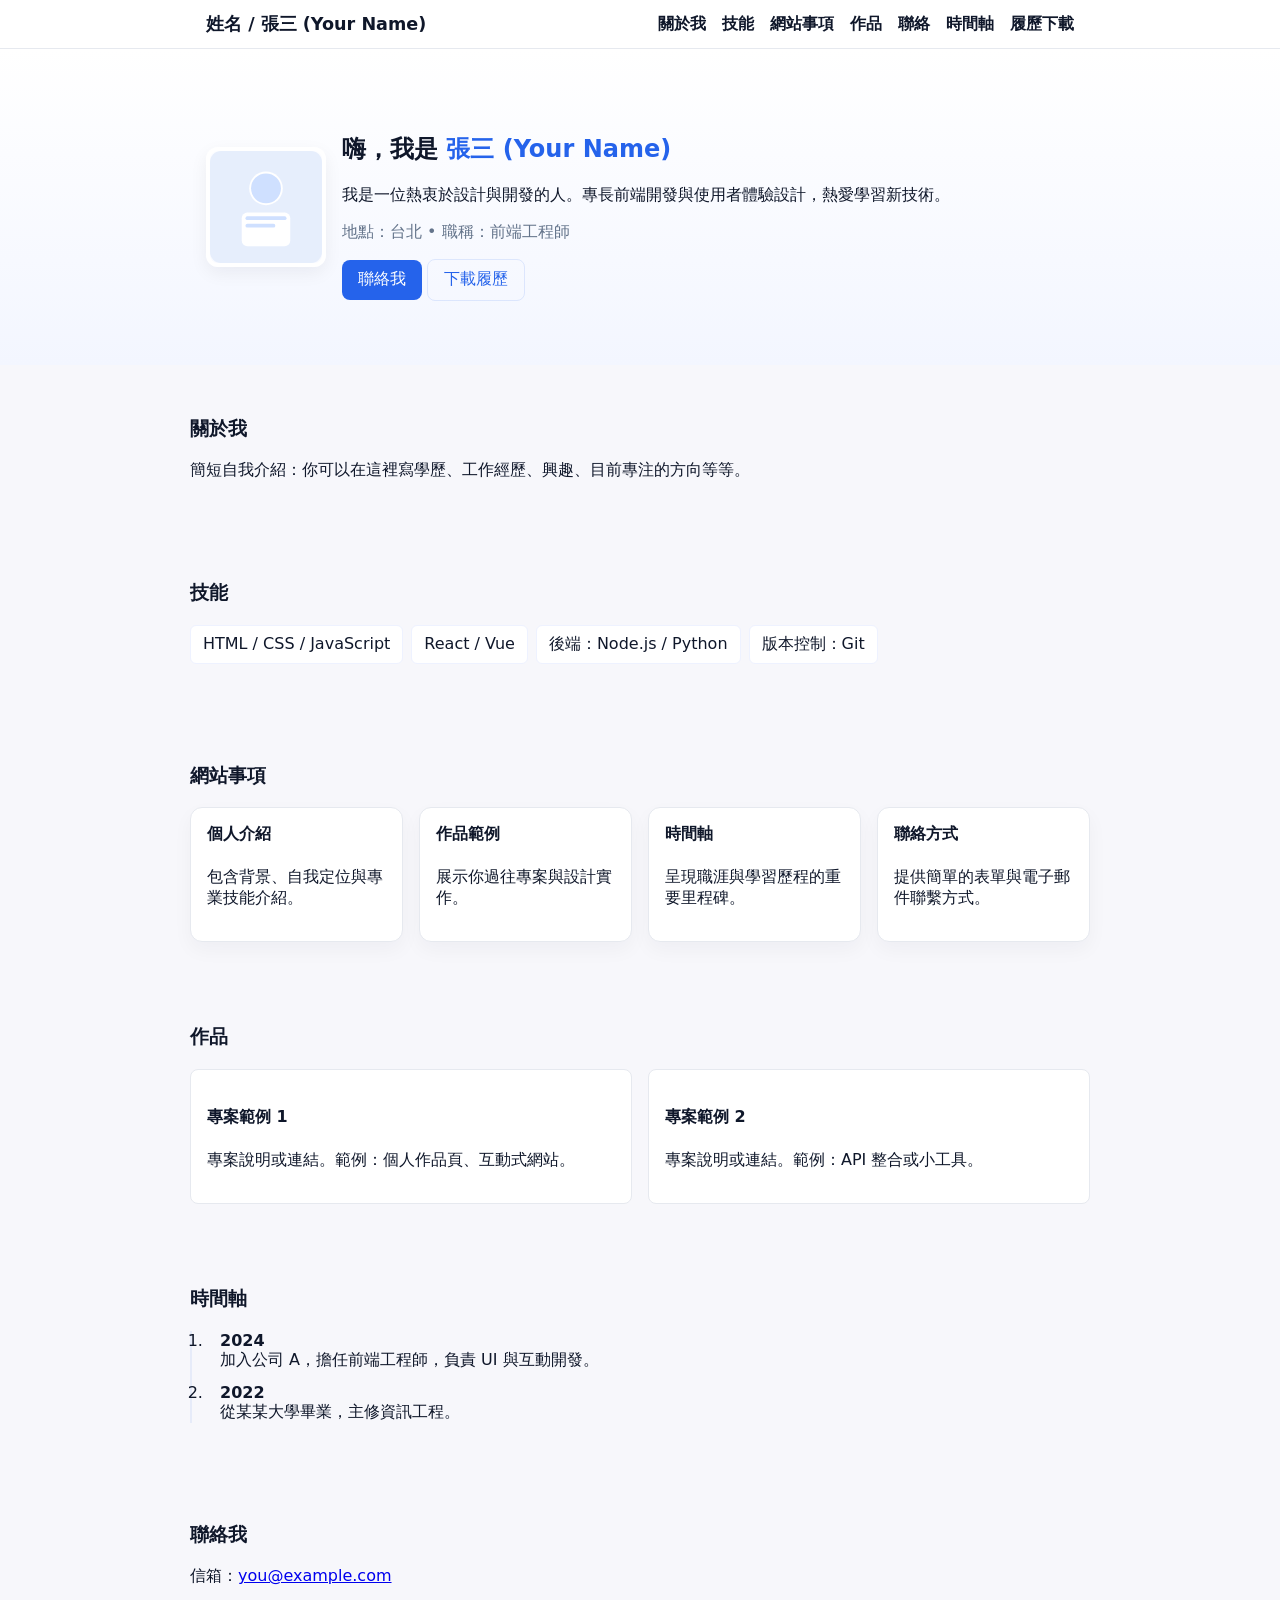
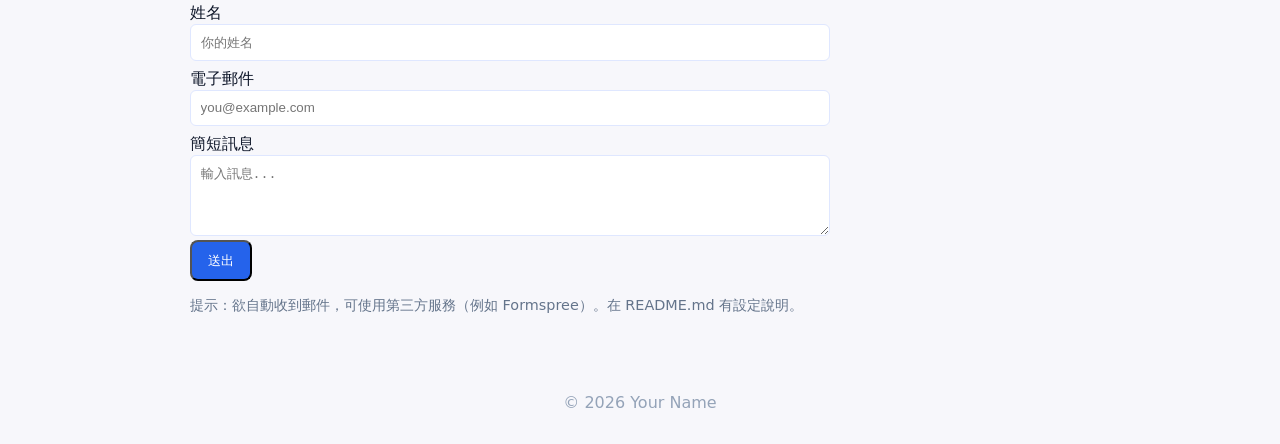
<file: index.html>
<!doctype html>
<html lang="zh-Hant">
<head>
  <meta charset="utf-8" />
  <meta name="viewport" content="width=device-width, initial-scale=1" />
  <title>個人網站 — 自我介紹</title>
  <link rel="stylesheet" href="styles.css">
</head>
<body>
  <header class="site-header">
    <div class="container">
      <h1 class="logo">姓名 / 張三 (Your Name)</h1>
      <nav class="nav">
        <a href="#about">關於我</a>
        <a href="#skills">技能</a>
        <a href="#web-items">網站事項</a>
        <a href="#projects">作品</a>
        <a href="#contact">聯絡</a>
        <a href="#timeline">時間軸</a>
        <a href="resume.html">履歷下載</a>
      </nav>
      <button id="navToggle" class="nav-toggle">☰</button>
    </div>
  </header>

  <main>
    <section class="hero">
      <div class="container">
        <div class="hero-inner">
          <img src="images/profile.svg" alt="profile" class="profile">
          <div>
            <h2>嗨，我是 <span class="name">張三 (Your Name)</span></h2>
            <p class="lead">我是一位熱衷於設計與開發的人。專長前端開發與使用者體驗設計，熱愛學習新技術。</p>
            <p class="meta">地點：台北 • 職稱：前端工程師</p>
            <div class="cta">
              <a href="#contact" class="btn">聯絡我</a>
              <a href="resume.html" class="btn ghost">下載履歷</a>
            </div>
          </div>
        </div>
      </div>
    </section>

    <section id="about" class="section container">
      <h3>關於我</h3>
      <p>簡短自我介紹：你可以在這裡寫學歷、工作經歷、興趣、目前專注的方向等等。</p>
    </section>

    <section id="skills" class="section container">
      <h3>技能</h3>
      <ul class="skills">
        <li>HTML / CSS / JavaScript</li>
        <li>React / Vue</li>
        <li>後端：Node.js / Python</li>
        <li>版本控制：Git</li>
      </ul>
    </section>

    <section id="web-items" class="section container">
      <h3>網站事項</h3>
      <div class="features">
        <article class="feature">
          <h4>個人介紹</h4>
          <p>包含背景、自我定位與專業技能介紹。</p>
        </article>
        <article class="feature">
          <h4>作品範例</h4>
          <p>展示你過往專案與設計實作。</p>
        </article>
        <article class="feature">
          <h4>時間軸</h4>
          <p>呈現職涯與學習歷程的重要里程碑。</p>
        </article>
        <article class="feature">
          <h4>聯絡方式</h4>
          <p>提供簡單的表單與電子郵件聯繫方式。</p>
        </article>
      </div>
    </section>

    <section id="projects" class="section container">
      <h3>作品</h3>
      <div class="projects">
        <article class="project">
          <h4>專案範例 1</h4>
          <p>專案說明或連結。範例：個人作品頁、互動式網站。</p>
        </article>
        <article class="project">
          <h4>專案範例 2</h4>
          <p>專案說明或連結。範例：API 整合或小工具。</p>
        </article>
      </div>
    </section>

    <section id="timeline" class="section container">
      <h3>時間軸</h3>
      <ol class="timeline">
        <li>
          <strong>2024</strong>
          <div>加入公司 A，擔任前端工程師，負責 UI 與互動開發。</div>
        </li>
        <li>
          <strong>2022</strong>
          <div>從某某大學畢業，主修資訊工程。</div>
        </li>
      </ol>
    </section>

    <section id="contact" class="section container">
      <h3>聯絡我</h3>
      <p>信箱：<a href="mailto:you@example.com">you@example.com</a></p>
      <form id="contactForm">
        <label for="name">姓名</label>
        <input id="name" placeholder="你的姓名" />
        <label for="email">電子郵件</label>
        <input id="email" type="email" placeholder="you@example.com" />
        <label for="msg">簡短訊息</label>
        <textarea id="msg" rows="4" placeholder="輸入訊息..."></textarea>
        <button type="submit" class="btn">送出</button>
      </form>
      <p class="small">提示：欲自動收到郵件，可使用第三方服務（例如 Formspree）。在 README.md 有設定說明。</p>
    </section>
  </main>

  <footer class="site-footer">
    <div class="container">© 2026 Your Name</div>
  </footer>

  <script src="script.js"></script>
</body>
</html>
</file>
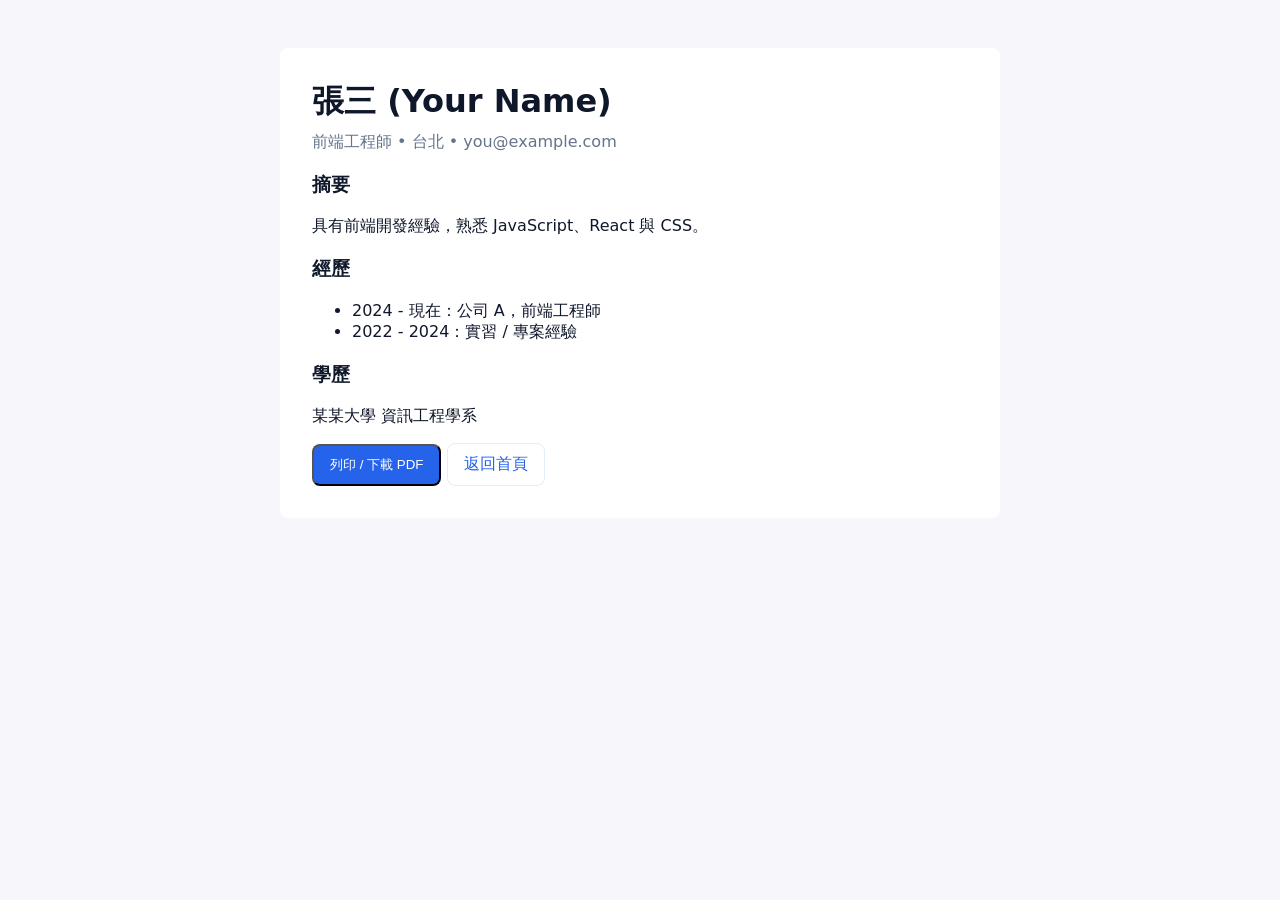
<file: resume.html>
<!doctype html>
<html lang="zh-Hant">
<head>
  <meta charset="utf-8" />
  <meta name="viewport" content="width=device-width, initial-scale=1" />
  <title>履歷 — 張三</title>
  <link rel="stylesheet" href="styles.css">
  <style>
    .resume { max-width:720px;margin:2rem auto;background:#fff;padding:2rem;border-radius:8px }
    .resume h1{margin:0 0 0.5rem}
    .resume .meta{color:#64748b;margin-bottom:1rem}
    @media print{ .no-print{display:none} }
  </style>
</head>
<body>
  <div class="container">
    <div class="resume">
      <h1>張三 (Your Name)</h1>
      <div class="meta">前端工程師 • 台北 • you@example.com</div>
      <h3>摘要</h3>
      <p>具有前端開發經驗，熟悉 JavaScript、React 與 CSS。</p>
      <h3>經歷</h3>
      <ul>
        <li>2024 - 現在：公司 A，前端工程師</li>
        <li>2022 - 2024：實習 / 專案經驗</li>
      </ul>
      <h3>學歷</h3>
      <p>某某大學 資訊工程學系</p>
      <div style="margin-top:1rem">
        <button class="btn no-print" onclick="window.print()">列印 / 下載 PDF</button>
        <a class="btn ghost no-print" href="index.html">返回首頁</a>
      </div>
    </div>
  </div>
</body>
</html>
</file>
<file: styles.css>
:root{
  --bg:#f7f7fb;
  --card:#ffffff;
  --accent:#2563eb;
  --text:#0f172a;
}
*{box-sizing:border-box}
body{margin:0;font-family:Inter, system-ui, -apple-system, 'Segoe UI', Roboto, 'Noto Sans TC', 'Helvetica Neue', Arial; color:var(--text);background:var(--bg);-webkit-font-smoothing:antialiased}
.container{max-width:900px;margin:0 auto;padding:1rem}
.hero-inner{display:flex;gap:1rem;align-items:center}
.profile{width:120px;height:120px;border-radius:12px;border:4px solid #fff;box-shadow:0 6px 18px rgba(16,24,40,0.06)}
.meta{color:#64748b;margin-top:0.25rem}
.site-header{background:var(--card);border-bottom:1px solid #e6e9ef}
.site-header .container{display:flex;align-items:center;justify-content:space-between;padding:0.75rem 1rem}
.logo{margin:0;font-size:1.1rem}
.nav{display:flex;gap:1rem}
.nav a{text-decoration:none;color:var(--text);font-weight:600}
.nav-toggle{display:none;background:none;border:0;font-size:1.25rem}
.hero{padding:3rem 0;background:linear-gradient(180deg,#fff 0%, #f3f6ff 100%);}
.hero .name{color:var(--accent)}
.lead{max-width:60ch}
.cta{margin-top:1rem}
.btn{display:inline-block;padding:0.6rem 1rem;border-radius:8px;background:var(--accent);color:#fff;text-decoration:none}
.btn.ghost{background:transparent;color:var(--accent);border:1px solid rgba(37,99,235,0.12)}
.section{padding:2rem 0}
.skills{list-style:none;padding:0;display:flex;flex-wrap:wrap;gap:0.5rem}
.skills li{background:var(--card);padding:0.5rem 0.75rem;border-radius:6px;border:1px solid #eef2ff}
.projects{display:grid;grid-template-columns:repeat(auto-fit,minmax(220px,1fr));gap:1rem}
.project{background:var(--card);padding:1rem;border-radius:8px;border:1px solid #e6e9ef}
.features{display:grid;grid-template-columns:repeat(auto-fit,minmax(200px,1fr));gap:1rem}
.feature{background:var(--card);padding:1rem;border-radius:12px;border:1px solid #e6e9ef;box-shadow:0 8px 20px rgba(15,23,42,0.04)}
.feature h4{margin-top:0}
.site-footer{padding:1rem 0;text-align:center;color:#94a3b8}
form{max-width:40rem}
textarea{width:100%;padding:0.6rem;border-radius:6px;border:1px solid #dfe7ff}
input{width:100%;padding:0.6rem;border-radius:6px;border:1px solid #dfe7ff;margin-bottom:0.5rem}
.small{color:#64748b;font-size:0.9rem}

.timeline{padding-left:1rem;border-left:2px solid rgba(37,99,235,0.08)}
.timeline li{margin:0.75rem 0;padding-left:0.75rem}

/* Resume print styles */
@media print{
  body{background:#fff}
  .site-header,.nav-toggle,.site-footer,.no-print{display:none}
}

@media (max-width:700px){
  .nav{display:none}
  .nav-toggle{display:block}
  .site-header .container{gap:0.5rem}
}
</file>
